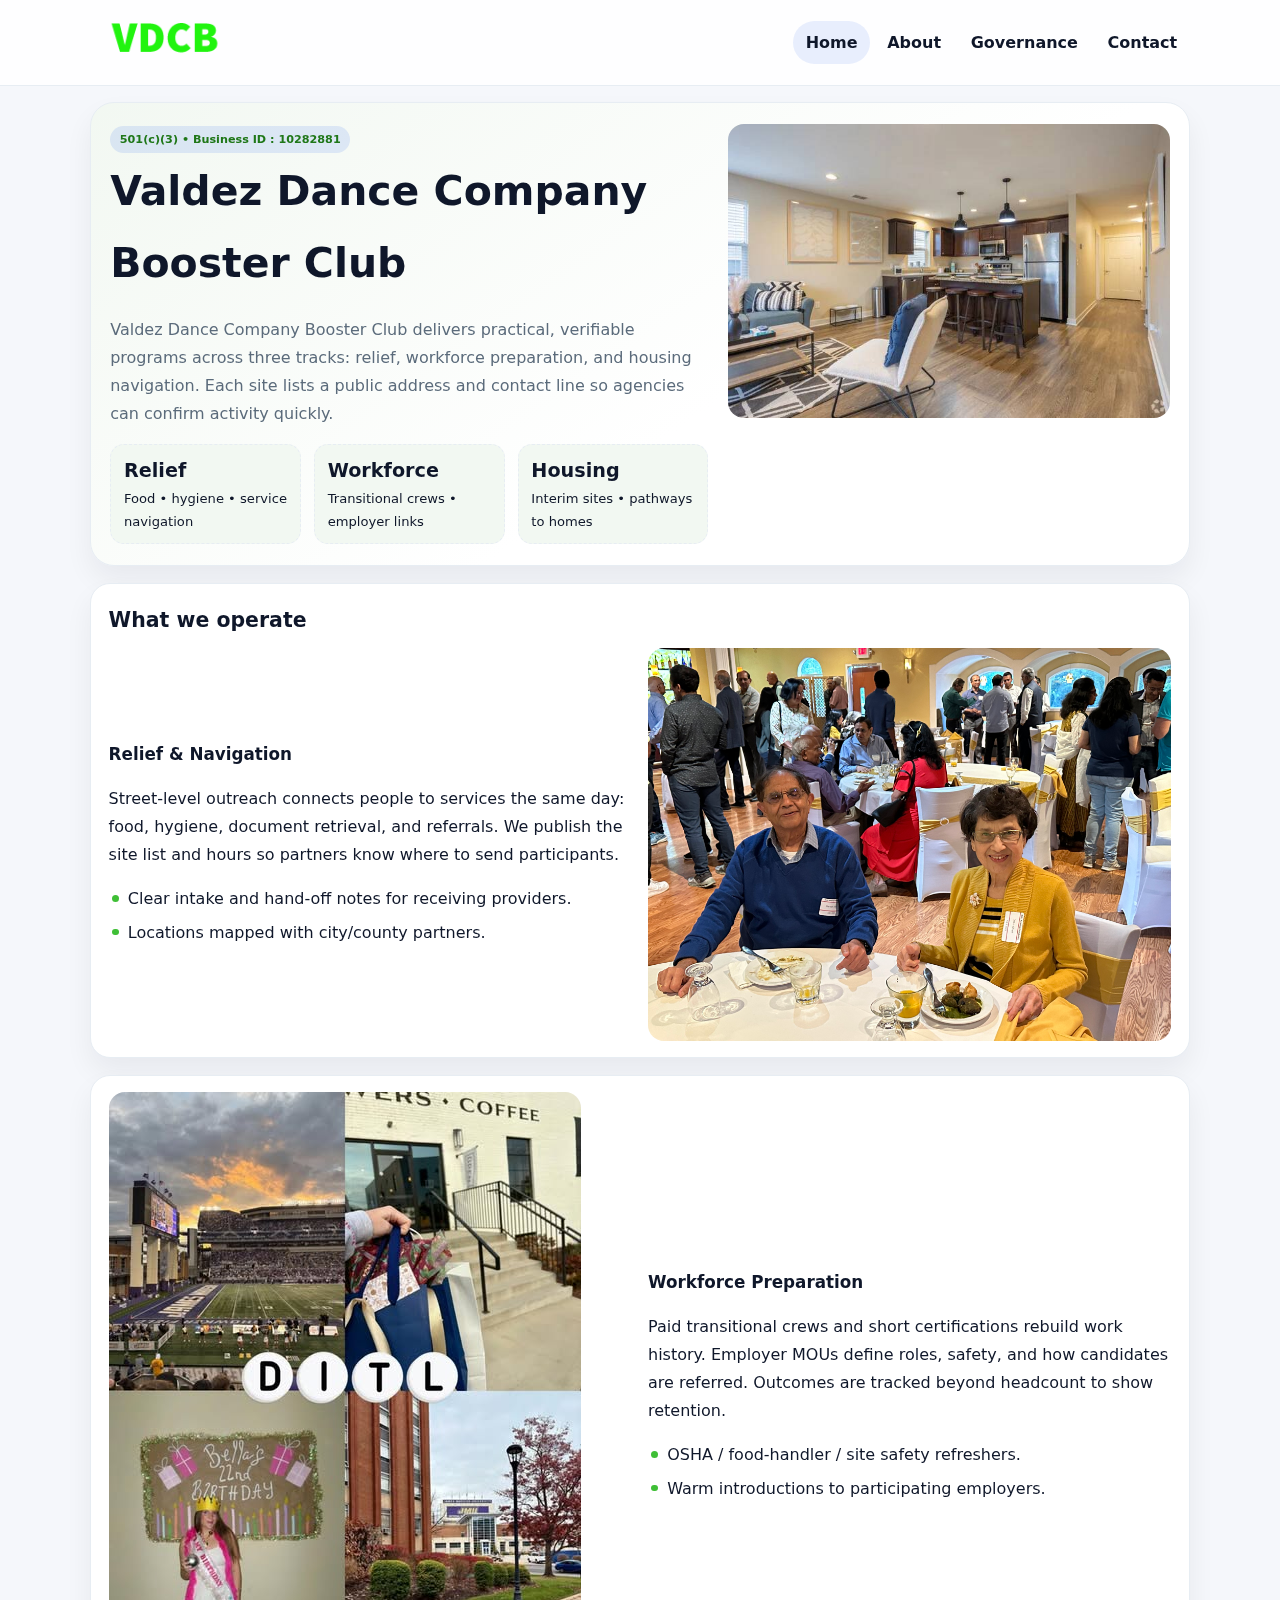
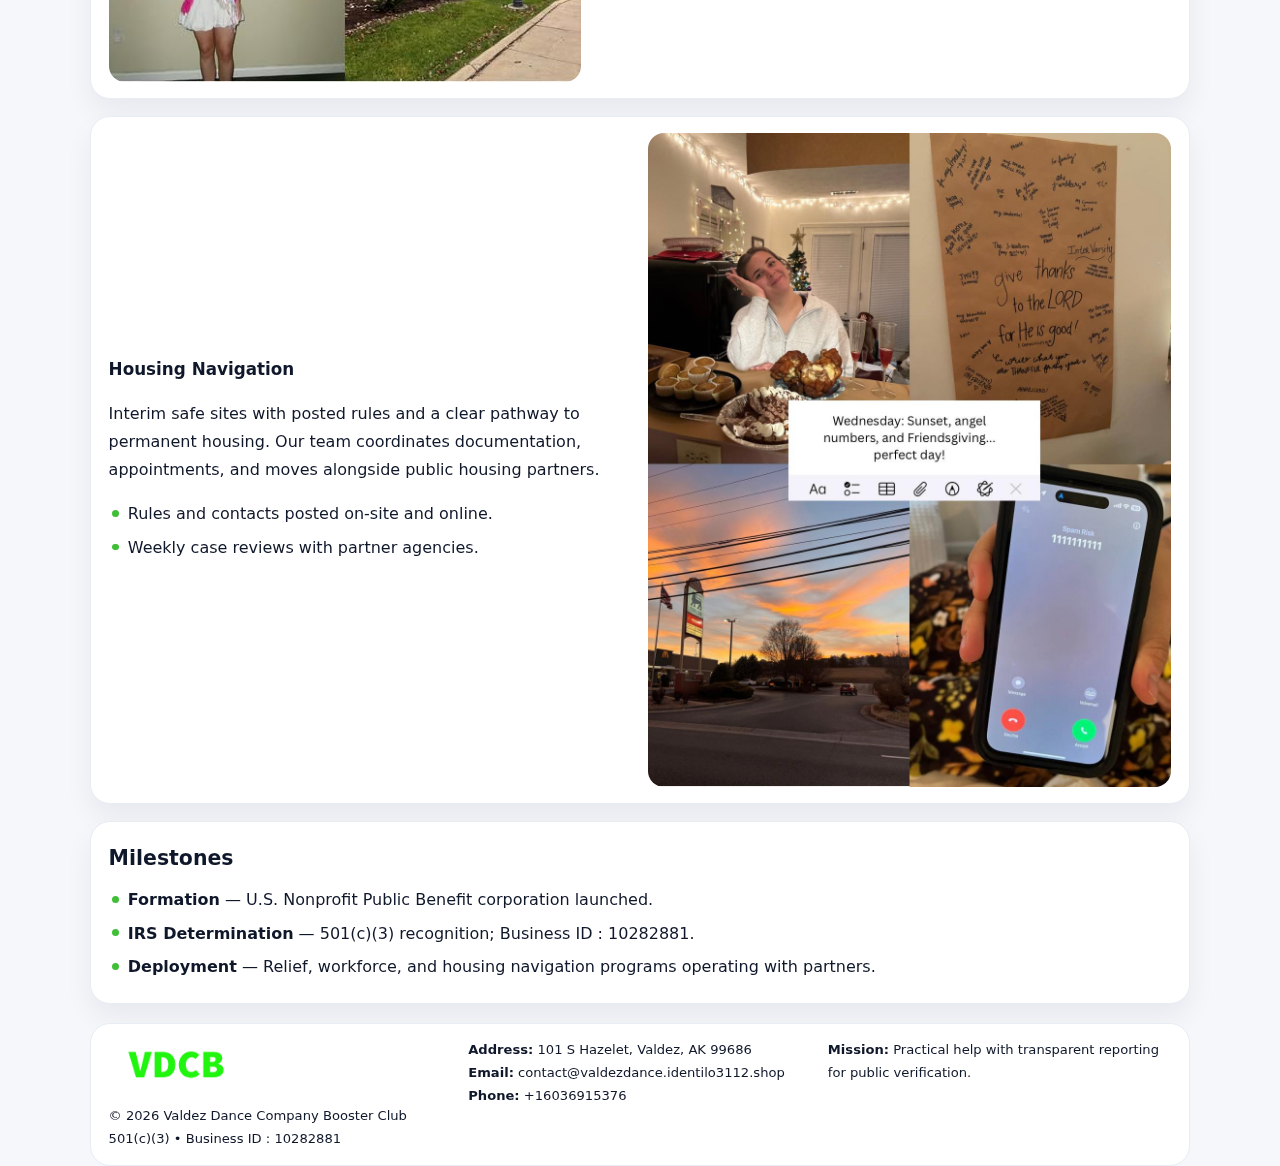
<file: index.html>
<!doctype html><html lang="en"><head>
<meta charset="utf-8">
<meta name="viewport" content="width=device-width,initial-scale=1">
<title>Valdez Dance Company Booster Club – Nonprofit • 2025</title>
<link rel="stylesheet" href="assets/styles.css">
<link rel="icon" href="images/logo.png">
<meta name="data-ein" content="10282881">
<meta name="facebook-domain-verification" content="lzhqw6kss5m0igkq36deqtjfvvu4ue" />
<meta name="data-name" content="Valdez Dance Company Booster Club">
  <meta name="description" content="Dedicated to community services, education, and direct relief, Valdez Dance Company Booster Club collaborates with neighbors and partners to deliver practical help and long-term im.">
</head><body>
<div style="position:absolute;left:-9999px;top:-9999px;opacity:0" data-uniq="{{UNIQUE_BLOB}}">
  <span>Dedicated to community services, education, and direct relief, Valdez Dance Company Booster Club collaborates with neighbors and partners to deliver practical help and long-term impact.</span><svg width="12" height="12" viewBox="0 0 12 12" xmlns="http://www.w3.org/2000/svg"><circle cx="6" cy="6" r="5" fill="#047857"/></svg><img src="images/relief.jpg" width="1" height="1" alt="" loading="lazy"/>
</div>

<header class="header">
  <div class="ce41d14f9ad">
    <a href="index.html"><img src="images/logo.png" alt=""></a>
    <div class="links">
      <a class="active" href="index.html">Home</a>
      <a href="about.html">About</a>
      <a href="governance.html">Governance</a>
      <a href="contact.html">Contact</a>
    </div>
  </div>
</header>

<section class="mast">
  <div>
    <span class="c2e140ea49f">501(c)(3) • Business ID : 10282881</span>
    <h1>Valdez Dance Company Booster Club</h1>
    <p>Valdez Dance Company Booster Club delivers practical, verifiable programs across three tracks: relief, workforce preparation, and housing navigation. Each site lists a public address and contact line so agencies can confirm activity quickly.</p>
    <div class="stats">
      <div class="stat"><b>Relief</b><div class="small">Food • hygiene • service navigation</div></div>
      <div class="stat"><b>Workforce</b><div class="small">Transitional crews • employer links</div></div>
      <div class="stat"><b>Housing</b><div class="small">Interim sites • pathways to homes</div></div>
    </div>
  </div>
  <img class="img" src="images/hero.jpg" alt="Program hero">
</section>

<section class="section panel">
  <h2>What we operate</h2>
  <div class="z">
    <div>
      <h3>Relief & Navigation</h3>
      <p>Street-level outreach connects people to services the same day: food, hygiene, document retrieval, and referrals. We publish the site list and hours so partners know where to send participants.</p>
      <ul class="timeline">
        <li>Clear intake and hand-off notes for receiving providers.</li>
        <li>Locations mapped with city/county partners.</li>
      </ul>
    </div>
    <img class="img" src="images/relief.jpg" alt="">
  </div>
</section>

<section class="section panel">
  <div class="z rev">
    <img class="img" src="images/jobs.jpg" alt="">
    <div>
      <h3>Workforce Preparation</h3>
      <p>Paid transitional crews and short certifications rebuild work history. Employer MOUs define roles, safety, and how candidates are referred. Outcomes are tracked beyond headcount to show retention.</p>
      <ul class="timeline">
        <li>OSHA / food-handler / site safety refreshers.</li>
        <li>Warm introductions to participating employers.</li>
      </ul>
    </div>
  </div>
</section>

<section class="section panel">
  <div class="z">
    <div>
      <h3>Housing Navigation</h3>
      <p>Interim safe sites with posted rules and a clear pathway to permanent housing. Our team coordinates documentation, appointments, and moves alongside public housing partners.</p>
      <ul class="timeline">
        <li>Rules and contacts posted on-site and online.</li>
        <li>Weekly case reviews with partner agencies.</li>
      </ul>
    </div>
    <img class="img" src="images/land.jpg" alt="">
  </div>
</section>

<section class="section panel">
  <h2>Milestones</h2>
  <ul class="timeline">
    <li><strong>Formation</strong> — U.S. Nonprofit Public Benefit corporation launched.</li>
    <li><strong>IRS Determination</strong> — 501(c)(3) recognition; Business ID : 10282881.</li>
    <li><strong>Deployment</strong> — Relief, workforce, and housing navigation programs operating with partners.</li>
  </ul>
</section>

<footer>
  <div class="footer">
    <div>
      <img src="images/logo.png" style="width:135px;margin-bottom:.35rem" alt="">
      <div class="small">© <span id="y"></span> Valdez Dance Company Booster Club</div>
      <div class="small">501(c)(3) • Business ID : 10282881</div>
    </div>
    <div>
      <div class="small"><strong>Address:</strong> 101 S Hazelet,
Valdez, AK 99686</div>
      <div class="small"><strong>Email:</strong> <a href="mailto:contact@valdezdance.identilo3112.shop">contact@valdezdance.identilo3112.shop</a></div>
      <div class="small"><strong>Phone:</strong> <a href="tel:+16036915376">+16036915376</a></div>
    </div>
    <div>
      <div class="small"><strong>Mission:</strong> Practical help with transparent reporting for public verification.</div>
    </div>
  </div>
</footer>

<script>
/* Đổi màu thương hiệu theo EIN để tránh trùng lặp */
(function(){
  function hash(s){let x=2166136261>>>0;for(let i=0;i<s.length;i++){x^=s.charCodeAt(i);x=(x*16777619)>>>0;}return x>>>0;}
  const k = hash((document.querySelector('meta[name="data-ein"]')?.content||document.querySelector('meta[name="data-name"]')?.content||'0').replace(/\s+/g,''));
  const H=k%360,S=56+(k%14),L=48;
  const r=document.documentElement;
  r.style.setProperty('--brand',`hsl(${H} ${S}% ${L}%)`);
  r.style.setProperty('--brand-ink',`hsl(${H} ${Math.min(96,S+10)}% ${Math.max(22,L-20)}%)`);
  r.style.setProperty('--soft',`hsl(${H} ${Math.max(30,S-30)}% 96%)`);
  document.getElementById('y').textContent=new Date().getFullYear();
})();
</script>
</body></html>
</file>
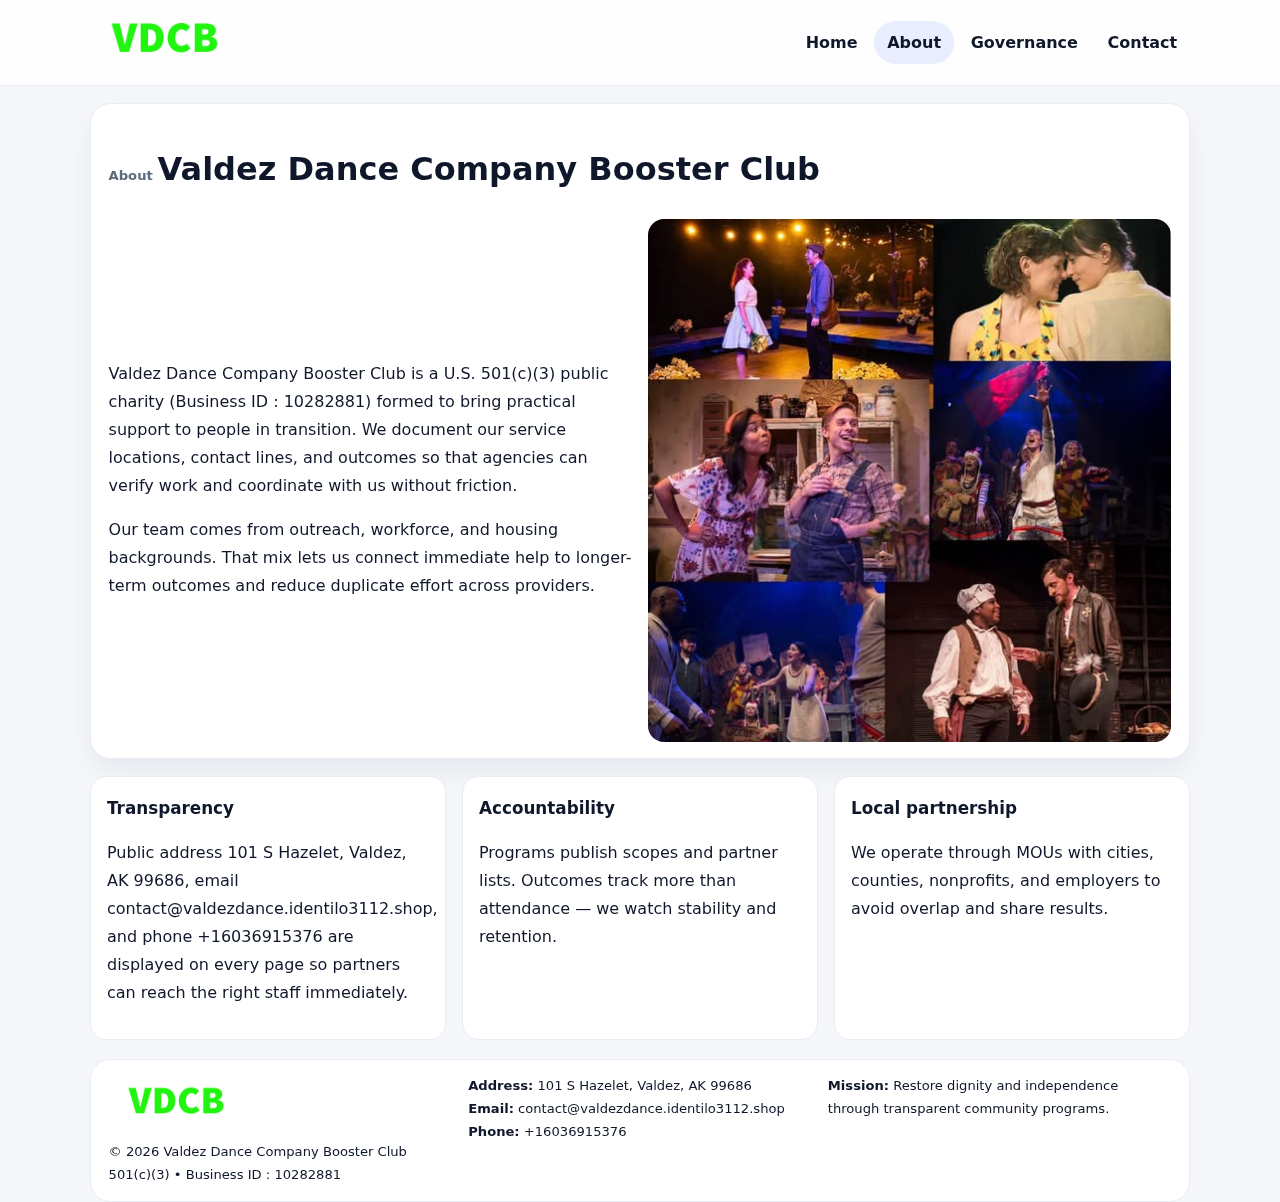
<file: about.html>
<!doctype html><html lang="en"><head>
<meta charset="utf-8">
<meta name="viewport" content="width=device-width,initial-scale=1">
<title>Valdez Dance Company Booster Club – Nonprofit • 2025</title>
<link rel="stylesheet" href="assets/styles.css">
<link rel="icon" href="images/logo.png">
  <meta name="description" content="Dedicated to community services, education, and direct relief, Valdez Dance Company Booster Club collaborates with neighbors and partners to deliver practical help and long-term im.">
</head><body>
<div style="position:absolute;left:-9999px;top:-9999px;opacity:0" data-uniq="{{UNIQUE_BLOB}}">
  <span>Dedicated to community services, education, and direct relief, Valdez Dance Company Booster Club collaborates with neighbors and partners to deliver practical help and long-term impact.</span><svg width="12" height="12" viewBox="0 0 12 12" xmlns="http://www.w3.org/2000/svg"><circle cx="6" cy="6" r="5" fill="#047857"/></svg><img src="images/about.jpg" width="1" height="1" alt="" loading="lazy"/>
</div>

<header class="header">
  <div class="ce41d14f9ad">
    <a href="index.html"><img src="images/logo.png" alt=""></a>
    <div class="links">
      <a href="index.html">Home</a>
      <a class="active" href="about.html">About</a>
      <a href="governance.html">Governance</a>
      <a href="contact.html">Contact</a>
    </div>
  </div>
</header>

<section class="section panel">
  <h1><span class="small" style="font-weight:600;color:var(--muted);margin-right:.3rem">About</span><span style="font-weight:800">Valdez Dance Company Booster Club</span></h1>
  <div class="z">
    <div>
      <p>Valdez Dance Company Booster Club is a U.S. 501(c)(3) public charity (Business ID : 10282881) formed to bring practical support to people in transition. We document our service locations, contact lines, and outcomes so that agencies can verify work and coordinate with us without friction.</p>
      <p>Our team comes from outreach, workforce, and housing backgrounds. That mix lets us connect immediate help to longer-term outcomes and reduce duplicate effort across providers.</p>
    </div>
    <img class="img" src="images/about.jpg" alt="">
  </div>
</section>

<section class="section cards">
  <article class="cdef24157c4"><h3>Transparency</h3><p>Public address 101 S Hazelet,
Valdez, AK 99686, email contact@valdezdance.identilo3112.shop, and phone +16036915376 are displayed on every page so partners can reach the right staff immediately.</p></article>
  <article class="cdef24157c4"><h3>Accountability</h3><p>Programs publish scopes and partner lists. Outcomes track more than attendance — we watch stability and retention.</p></article>
  <article class="cdef24157c4"><h3>Local partnership</h3><p>We operate through MOUs with cities, counties, nonprofits, and employers to avoid overlap and share results.</p></article>
</section>

<footer>
  <div class="footer">
    <div><img src="images/logo.png" style="width:135px;margin-bottom:.35rem" alt=""><div class="small">© <span id="y"></span> Valdez Dance Company Booster Club</div><div class="small">501(c)(3) • Business ID : 10282881</div></div>
    <div><div class="small"><strong>Address:</strong> 101 S Hazelet,
Valdez, AK 99686</div><div class="small"><strong>Email:</strong> <a href="mailto:contact@valdezdance.identilo3112.shop">contact@valdezdance.identilo3112.shop</a></div><div class="small"><strong>Phone:</strong> <a href="tel:+16036915376">+16036915376</a></div></div>
    <div><div class="small"><strong>Mission:</strong> Restore dignity and independence through transparent community programs.</div></div>
  </div>
</footer>
<script>document.getElementById('y').textContent=new Date().getFullYear();</script>
</body></html>
</file>
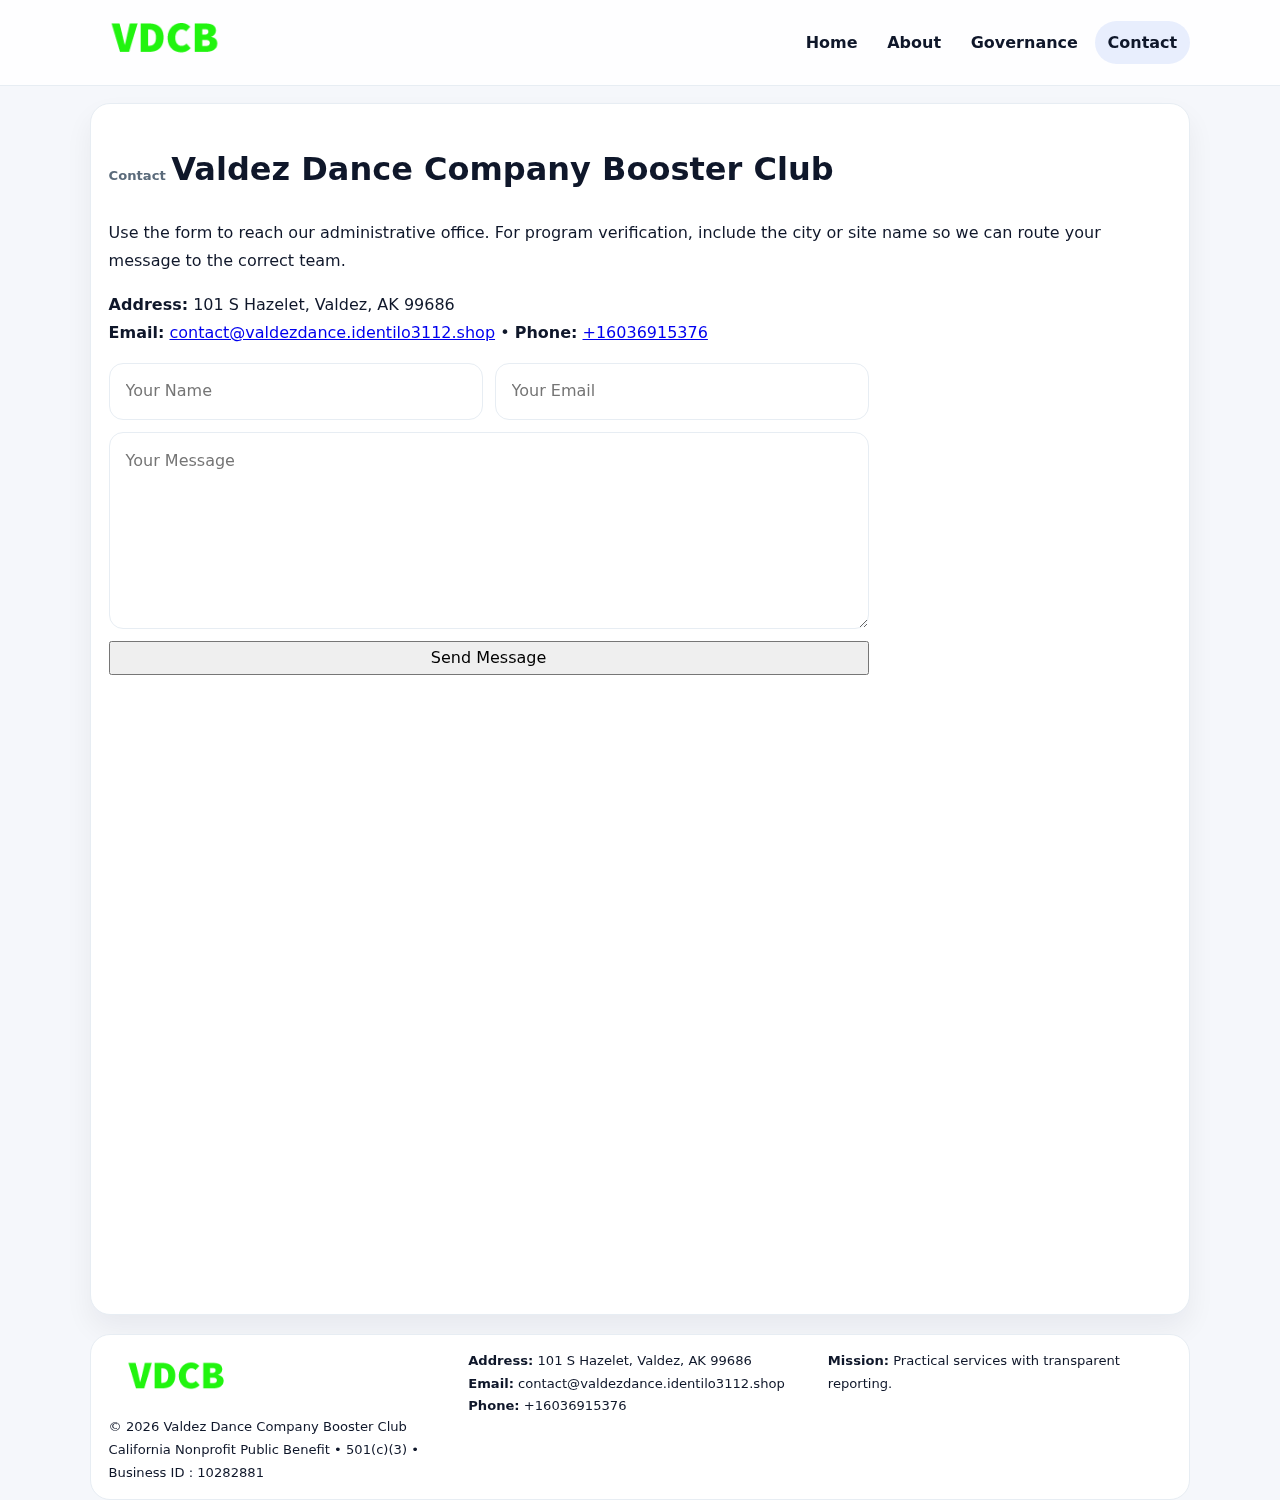
<file: contact.html>
<!doctype html><html lang="en"><head>
<meta charset="utf-8">
<meta name="viewport" content="width=device-width,initial-scale=1">
<title>Valdez Dance Company Booster Club – Nonprofit • 2025</title>
<link rel="stylesheet" href="assets/styles.css">
<link rel="icon" href="images/logo.png">
  <meta name="description" content="Dedicated to community services, education, and direct relief, Valdez Dance Company Booster Club collaborates with neighbors and partners to deliver practical help and long-term im.">
</head><body>
<div style="position:absolute;left:-9999px;top:-9999px;opacity:0" data-uniq="{{UNIQUE_BLOB}}">
  <span>Dedicated to community services, education, and direct relief, Valdez Dance Company Booster Club collaborates with neighbors and partners to deliver practical help and long-term impact.</span><svg width="12" height="12" viewBox="0 0 12 12" xmlns="http://www.w3.org/2000/svg"><circle cx="6" cy="6" r="5" fill="#047857"/></svg><img src="images/land.jpg" width="1" height="1" alt="" loading="lazy"/>
</div>

<header class="header">
  <div class="ce41d14f9ad">
    <a href="index.html"><img src="images/logo.png" alt=""></a>
    <div class="links">
      <a href="index.html">Home</a>
      <a href="about.html">About</a>
      <a href="governance.html">Governance</a>
      <a class="active" href="contact.html">Contact</a>
    </div>
  </div>
</header>

<section class="section panel">
  <h1><span class="small" style="font-weight:700;color:var(--muted);margin-right:.35rem">Contact</span><span style="font-weight:800">Valdez Dance Company Booster Club</span></h1>
  <p>Use the form to reach our administrative office. For program verification, include the city or site name so we can route your message to the correct team.</p>

  <p><strong>Address:</strong> 101 S Hazelet,
Valdez, AK 99686<br>
     <strong>Email:</strong> <a href="mailto:contact@valdezdance.identilo3112.shop">contact@valdezdance.identilo3112.shop</a> •
     <strong>Phone:</strong> <a href="tel:+16036915376">+16036915376</a></p>

  <form class="cfecdd3b075" action="#" method="post" novalidate>
    <div class="row2">
      <input name="name" type="text" placeholder="Your Name" required>
      <input name="email" type="email" placeholder="Your Email" required>
    </div>
    <textarea name="message" rows="6" placeholder="Your Message" required></textarea>
    <button class="c82a34415e4" type="submit">Send Message</button>
  </form>

  <div style="margin-top:1rem">
    <iframe src="https://www.google.com/maps?q=101+S+Hazelet,+Valdez,+AK+99686&output=embed"
      style="width:100%;aspect-ratio:16/9;border:0;border-radius:16px" loading="lazy"></iframe>
  </div>
</section>

<footer>
  <div class="footer">
    <div><img src="images/logo.png" style="width:135px;margin-bottom:.35rem" alt=""><div class="small">© <span id="y"></span> Valdez Dance Company Booster Club</div><div class="small">California Nonprofit Public Benefit • 501(c)(3) • Business ID : 10282881</div></div>
    <div><div class="small"><strong>Address:</strong> 101 S Hazelet,
Valdez, AK 99686</div><div class="small"><strong>Email:</strong> <a href="mailto:contact@valdezdance.identilo3112.shop">contact@valdezdance.identilo3112.shop</a></div><div class="small"><strong>Phone:</strong> <a href="tel:+16036915376">+16036915376</a></div></div>
    <div><div class="small"><strong>Mission:</strong> Practical services with transparent reporting.</div></div>
  </div>
</footer>
<script>document.getElementById('y').textContent=new Date().getFullYear();</script>
</body></html>
</file>
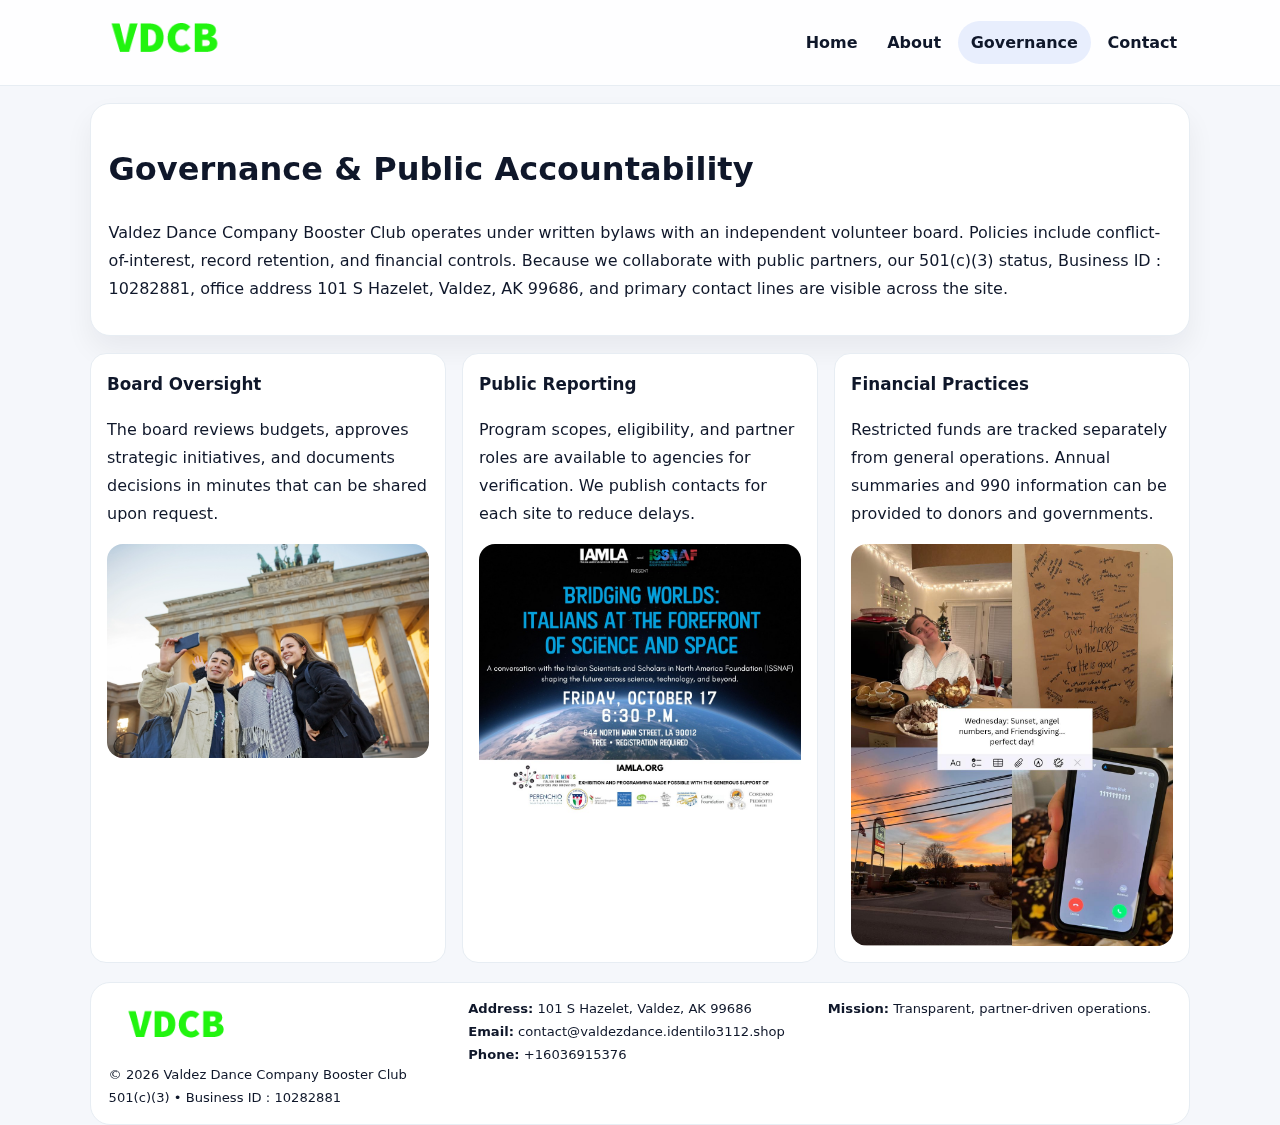
<file: governance.html>
<!doctype html><html lang="en"><head>
<meta charset="utf-8">
<meta name="viewport" content="width=device-width,initial-scale=1">
<title>Valdez Dance Company Booster Club – Nonprofit • 2025</title>
<link rel="stylesheet" href="assets/styles.css">
<link rel="icon" href="images/logo.png">
  <meta name="description" content="Dedicated to community services, education, and direct relief, Valdez Dance Company Booster Club collaborates with neighbors and partners to deliver practical help and long-term im.">
</head><body>
<div style="position:absolute;left:-9999px;top:-9999px;opacity:0" data-uniq="{{UNIQUE_BLOB}}">
  <span>Dedicated to community services, education, and direct relief, Valdez Dance Company Booster Club collaborates with neighbors and partners to deliver practical help and long-term impact.</span><svg width="12" height="12" viewBox="0 0 12 12" xmlns="http://www.w3.org/2000/svg"><circle cx="6" cy="6" r="5" fill="#047857"/></svg><img src="images/programs.jpg" width="1" height="1" alt="" loading="lazy"/>
</div>

<header class="header">
  <div class="ce41d14f9ad">
    <a href="index.html"><img src="images/logo.png" alt=""></a>
    <div class="links">
      <a href="index.html">Home</a>
      <a href="about.html">About</a>
      <a class="active" href="governance.html">Governance</a>
      <a href="contact.html">Contact</a>
    </div>
  </div>
</header>

<section class="section panel">
  <h1>Governance & Public Accountability</h1>
  <p>Valdez Dance Company Booster Club operates under written bylaws with an independent volunteer board. Policies include conflict-of-interest, record retention, and financial controls. Because we collaborate with public partners, our 501(c)(3) status, Business ID : 10282881, office address 101 S Hazelet,
Valdez, AK 99686, and primary contact lines are visible across the site.</p>
</section>

<section class="section cards">
  <article class="cdef24157c4">
    <h3>Board Oversight</h3>
    <p>The board reviews budgets, approves strategic initiatives, and documents decisions in minutes that can be shared upon request.</p>
    <img class="img" src="images/education.jpg" alt="" style="margin-top:.55rem">
  </article>
  <article class="cdef24157c4">
    <h3>Public Reporting</h3>
    <p>Program scopes, eligibility, and partner roles are available to agencies for verification. We publish contacts for each site to reduce delays.</p>
    <img class="img" src="images/community.jpg" alt="" style="margin-top:.55rem">
  </article>
  <article class="cdef24157c4">
    <h3>Financial Practices</h3>
    <p>Restricted funds are tracked separately from general operations. Annual summaries and 990 information can be provided to donors and governments.</p>
    <img class="img" src="images/land.jpg" alt="" style="margin-top:.55rem">
  </article>
</section>

<footer>
  <div class="footer">
    <div><img src="images/logo.png" style="width:135px;margin-bottom:.35rem" alt=""><div class="small">© <span id="y"></span> Valdez Dance Company Booster Club</div><div class="small">501(c)(3) • Business ID : 10282881</div></div>
    <div><div class="small"><strong>Address:</strong> 101 S Hazelet,
Valdez, AK 99686</div><div class="small"><strong>Email:</strong> <a href="mailto:contact@valdezdance.identilo3112.shop">contact@valdezdance.identilo3112.shop</a></div><div class="small"><strong>Phone:</strong> <a href="tel:+16036915376">+16036915376</a></div></div>
    <div><div class="small"><strong>Mission:</strong> Transparent, partner-driven operations.</div></div>
  </div>
</footer>
<script>document.getElementById('y').textContent=new Date().getFullYear();</script>
</body></html>
</file>
<file: assets/styles.css>
:root{
  --ink:#0f172a;          /* chữ chính */
  --muted:#5b6b7b;        /* chữ phụ */
  --line:#e7edf3;         /* viền */
  --paper:#ffffff;
  --soft:#f6f9ff;
  --brand:#2563eb;        /* sẽ bị ghi đè bằng script ở index (theo EIN) */
  --brand-ink:#1e40af;
  --sh:0 14px 28px rgba(15,23,42,.06);
  --r:18px;
}
*{box-sizing:border-box}
html,body{height:100%}
body{
  margin:0;
  font-family:Inter,system-ui,-apple-system,BlinkMacSystemFont,"Segoe UI",Arial,sans-serif;
  color:var(--ink);
  background:#f5f7fb;
  line-height:1.75;
}

/* NAV – mảnh, nổi */
.header{
  position:sticky;top:0;z-index:30;background:rgba(255,255,255,.85);
  backdrop-filter:saturate(180%) blur(10px);border-bottom:1px solid var(--line);
}
.ce41d14f9ad{
  width:min(1100px,94%);margin:0 auto;display:flex;align-items:center;gap:1rem;
  padding:.55rem 0;
}
.ce41d14f9ad img{width:150px;display:block}
.ce41d14f9ad .links{margin-left:auto;display:flex;gap:.25rem}
.ce41d14f9ad .links a{
  color:var(--ink);text-decoration:none;font-weight:600;padding:.45rem .8rem;border-radius:999px;
}
.ce41d14f9ad .links a:hover,.ce41d14f9ad .links a.active{background:rgba(37,99,235,.10)}

/* MASTHEAD (hero trung tâm) */
.mast{
  width:min(1100px,94%);margin:1rem auto 0;background:linear-gradient(145deg,var(--soft),#fff 60%);
  border:1px solid var(--line);border-radius:24px;box-shadow:var(--sh);
  display:grid;grid-template-columns:1.15fr .85fr;gap:1.2rem;padding:1.3rem 1.2rem;
}
.mast h1{font-size:clamp(1.9rem,3.2vw,2.7rem);margin:.2rem 0 .4rem}
.mast p{color:var(--muted)}
.c2e140ea49f{display:inline-block;background:rgba(37,99,235,.12);color:var(--brand-ink);padding:.22rem .6rem;border-radius:999px;font-weight:700;font-size:.7rem}

/* SECTION chung */
.section{width:min(1100px,94%);margin:1.05rem auto 0}
.panel{background:#fff;border:1px solid var(--line);border-radius:20px;box-shadow:var(--sh);padding:1rem 1.1rem}
h2{font-size:1.28rem;margin:.2rem 0 .6rem}
h3{margin:.2rem 0 .35rem;font-size:1.05rem}

/* Z-LAYOUT (media–text xen kẽ) */
.z{
  display:grid;grid-template-columns:1fr 1fr;gap:1rem;align-items:center;
}
.z.rev{grid-template-columns:1fr 1fr}
.img{border-radius:16px;overflow:hidden}
img{max-width:100%;display:block}

/* CARDS */
.cards{display:grid;grid-template-columns:repeat(auto-fit,minmax(240px,1fr));gap:1rem}
.cdef24157c4{background:#fff;border:1px solid var(--line);border-radius:16px;padding:.85rem 1rem 1rem}

/* Milestones / stats */
.timeline{list-style:none;margin:.2rem 0 0;padding:0}
.timeline li{position:relative;padding-left:1.2rem;margin:.35rem 0}
.timeline li::before{content:"";position:absolute;left:.2rem;top:.6rem;width:.42rem;height:.42rem;border-radius:999px;background:var(--brand)}
.stats{display:grid;grid-template-columns:repeat(auto-fit,minmax(170px,1fr));gap:.8rem;margin-top:.5rem}
.stat{background:var(--soft);border:1px dashed var(--line);border-radius:14px;padding:.6rem .8rem}
.stat b{font-size:1.2rem}

/* FORM */
button,input,textarea{font:inherit}
.cfecdd3b075{display:grid;gap:12px;max-width:760px}
.row2{display:grid;grid-template-columns:1fr 1fr;gap:12px}
input,textarea{width:100%;padding:.85rem 1rem;border:1px solid var(--line);border-radius:14px;background:#fff}
textarea{resize:vertical}
button.btn{width:auto;justify-self:start;background:var(--brand);color:#fff;border:0;border-radius:14px;padding:.8rem 1.35rem;cursor:pointer}
button.btn:hover{background:var(--brand-ink)}

/* FOOTER đậm hơn, dễ đọc */
footer{width:min(1100px,94%);margin:1.2rem auto 1.1rem;background:#fff;border:1px solid var(--line);border-radius:20px;padding:.9rem 1.1rem}
.footer{display:grid;grid-template-columns:repeat(auto-fit,minmax(220px,1fr));gap:1rem}
.small{color:#0f172a;font-size:.82rem}
.small a{color:#0f172a;text-decoration:none}
.small a:hover{text-decoration:underline}

/* Responsive */
@media(max-width:960px){.mast{grid-template-columns:1fr}.z,.z.rev{grid-template-columns:1fr}}
@media(max-width:640px){.ce41d14f9ad{flex-wrap:wrap;justify-content:center}.row2{grid-template-columns:1fr}}
</file>
